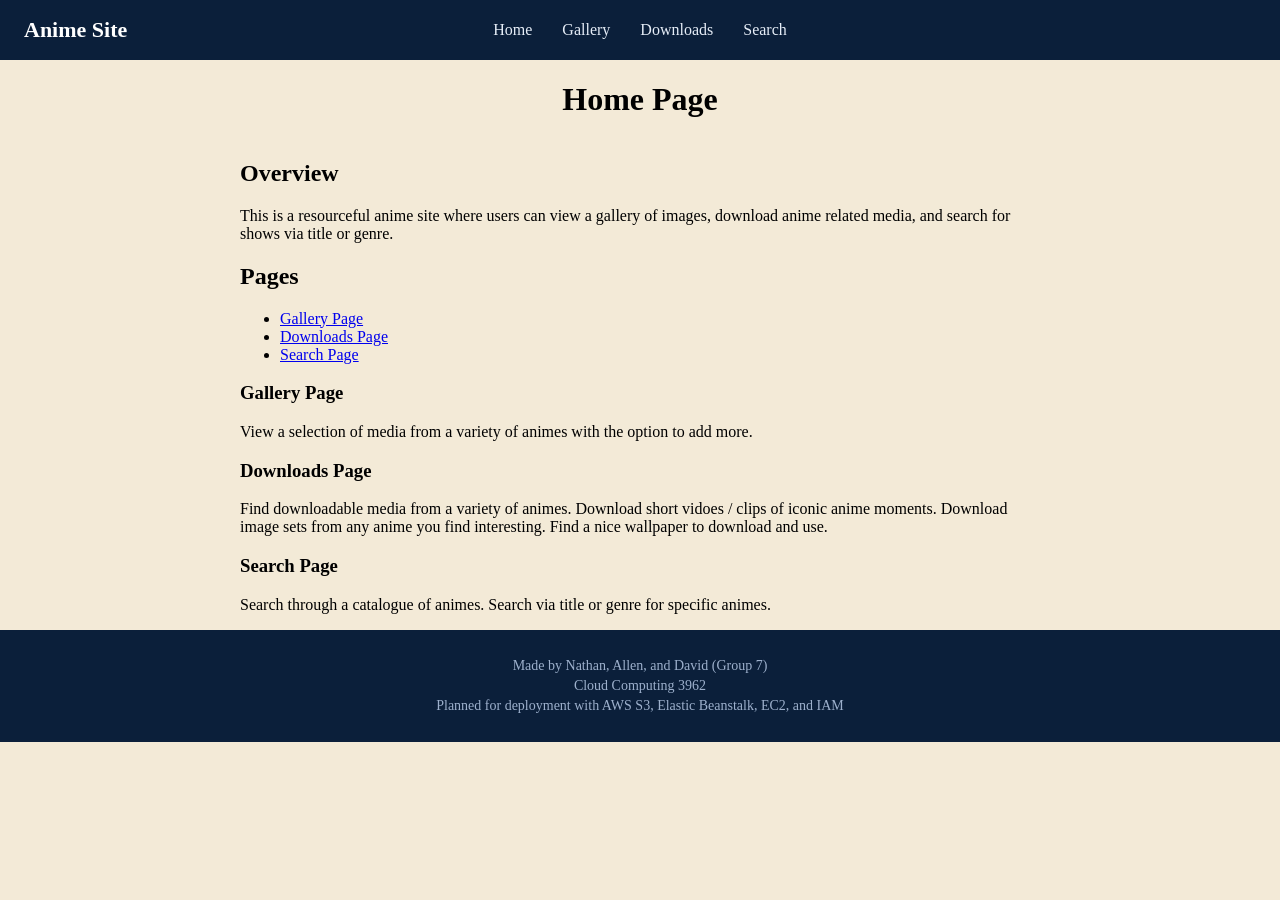
<file: index.html>
<!DOCTYPE html>
<html lang="en">

<head>
    <meta charset="UTF-8">
    <meta name="viewport" content="width=device-width, initial-scale=1.0">
    <link rel="stylesheet" href="style.css">
    <title>Home Page - Anime Site</title>
</head>

<body>
    <nav class="navbar">
        <a href="index.html" class="brand">Anime Site</a>
        <div class="nav-links">
            <a href="index.html">Home</a>
            <a href="gallery.html">Gallery</a>
            <a href="downloads.html">Downloads</a>
            <a href="search.html">Search</a>
        </div>
    </nav>

    <h1 style="text-align:center">Home Page</h1>

    <section style="max-width: 800px; margin: 0 auto; padding: 0 20px;">
        <h2>Overview</h2>
        <p>This is a resourceful anime site where users can view a gallery of images, download anime related media,
            and search for shows via title or genre.
        </p>

        <h2>Pages</h2>
        <ul>
            <li><a href="gallery.html">Gallery Page</a></li>
            <li><a href="downloads.html">Downloads Page</a></li>
            <li><a href="search.html">Search Page</a></li>
        </ul>

        <h3>Gallery Page</h3>
        <p>View a selection of media from a variety of animes with the option to add more.</p>

        <h3>Downloads Page</h3>
        <p>Find downloadable media from a variety of animes. Download short vidoes / clips of iconic anime moments.
            Download image sets from any anime you find interesting. Find a nice wallpaper to download and use.
        </p>

        <h3>Search Page</h3>
        <p>Search through a catalogue of animes. Search via title or genre for specific animes.</p>
    </section>

    <footer class="footer">
        <p>Made by Nathan, Allen, and David (Group 7)</p>
        <p>Cloud Computing 3962</p>
        <p>Planned for deployment with AWS S3, Elastic Beanstalk, EC2, and IAM</p>
    </footer>
</body>

</html>
</file>
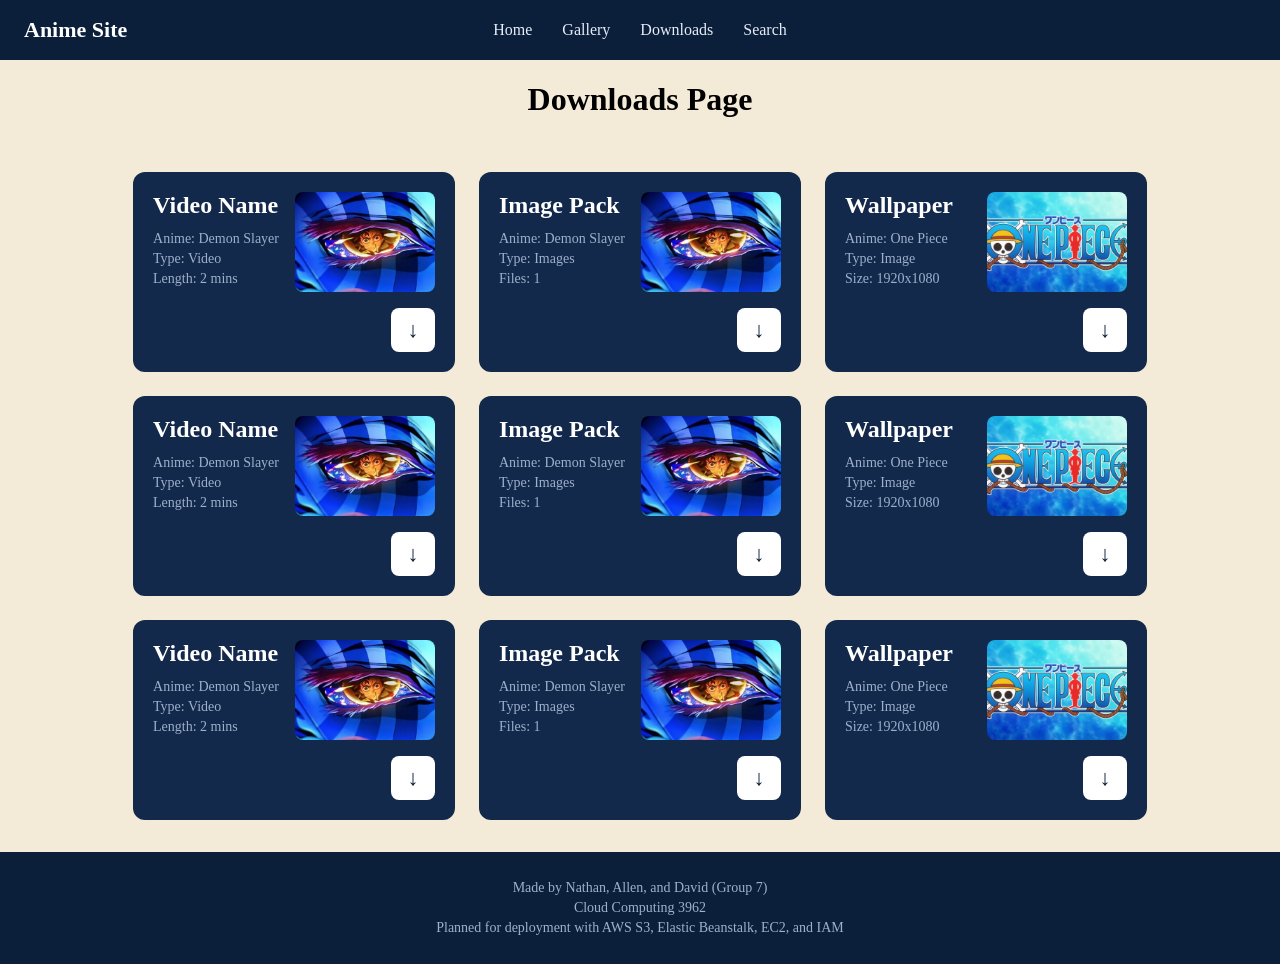
<file: downloads.html>
<!DOCTYPE html>
<html lang="en">

<head>
    <meta charset="UTF-8">
    <meta name="viewport" content="width=device-width, initial-scale=1.0">
    <link rel="stylesheet" href="style.css">
    <title>Download Page - Anime Site</title>
</head>

<body>
    <nav class="navbar">
        <a href="index.html" class="brand">Anime Site</a>
        <div class="nav-links">
            <a href="index.html">Home</a>
            <a href="gallery.html">Gallery</a>
            <a href="downloads.html">Downloads</a>
            <a href="search.html">Search</a>
        </div>
    </nav>

    <h1 style="text-align:center">Downloads Page</h1>

    <div class="card-grid">

        <div class="card">
            <div>
                <h2>Video Name</h2>
                <p>Anime: Demon Slayer</p>
                <p>Type: Video</p>
                <p>Length: 2 mins</p>
            </div>
            <img src="download_images/DemonSlayer.jpg" alt="Video Name">
            <a class="download-btn" href="" download>&#8595;</a>
        </div>

        <div class="card">
            <div>
                <h2>Image Pack</h2>
                <p>Anime: Demon Slayer</p>
                <p>Type: Images</p>
                <p>Files: 1</p>
            </div>
            <img src="download_images/DemonSlayer.jpg" alt="Image Pack">
            <a class="download-btn"
                href="https://group7-anime-downloads.s3.us-east-2.amazonaws.com/animeDownloads/DemonSlayerArt1.png"
                download>&#8595;</a>
        </div>

        <div class="card">
            <div>
                <h2>Wallpaper</h2>
                <p>Anime: One Piece</p>
                <p>Type: Image</p>
                <p>Size: 1920x1080</p>
            </div>
            <img src="download_images/OnePiece.jpg" alt="Wallpaper">
            <a class="download-btn"
                href="https://group7-anime-downloads.s3.us-east-2.amazonaws.com/animeDownloads/OnePieceWallpaper.png"
                download>&#8595;</a>
        </div>

        <div class="card">
            <div>
                <h2>Video Name</h2>
                <p>Anime: Demon Slayer</p>
                <p>Type: Video</p>
                <p>Length: 2 mins</p>
            </div>
            <img src="download_images/DemonSlayer.jpg" alt="Video Name">
            <a class="download-btn" href="" download>&#8595;</a>
        </div>

        <div class="card">
            <div>
                <h2>Image Pack</h2>
                <p>Anime: Demon Slayer</p>
                <p>Type: Images</p>
                <p>Files: 1</p>
            </div>
            <img src="download_images/DemonSlayer.jpg" alt="Image Pack">
            <a class="download-btn"
                href="https://group7-anime-downloads.s3.us-east-2.amazonaws.com/animeDownloads/DemonSlayerArt1.png"
                download>&#8595;</a>
        </div>

        <div class="card">
            <div>
                <h2>Wallpaper</h2>
                <p>Anime: One Piece</p>
                <p>Type: Image</p>
                <p>Size: 1920x1080</p>
            </div>
            <img src="download_images/OnePiece.jpg" alt="Wallpaper">
            <a class="download-btn"
                href="https://group7-anime-downloads.s3.us-east-2.amazonaws.com/animeDownloads/OnePieceWallpaper.png"
                download>&#8595;</a>
        </div>

        <div class="card">
            <div>
                <h2>Video Name</h2>
                <p>Anime: Demon Slayer</p>
                <p>Type: Video</p>
                <p>Length: 2 mins</p>
            </div>
            <img src="download_images/DemonSlayer.jpg" alt="Video Name">
            <a class="download-btn" href="" download>&#8595;</a>
        </div>

        <div class="card">
            <div>
                <h2>Image Pack</h2>
                <p>Anime: Demon Slayer</p>
                <p>Type: Images</p>
                <p>Files: 1</p>
            </div>
            <img src="download_images/DemonSlayer.jpg" alt="Image Pack">
            <a class="download-btn"
                href="https://group7-anime-downloads.s3.us-east-2.amazonaws.com/animeDownloads/DemonSlayerArt1.png"
                download>&#8595;</a>
        </div>

        <div class="card">
            <div>
                <h2>Wallpaper</h2>
                <p>Anime: One Piece</p>
                <p>Type: Image</p>
                <p>Size: 1920x1080</p>
            </div>
            <img src="download_images/OnePiece.jpg" alt="Wallpaper">
            <a class="download-btn"
                href="https://group7-anime-downloads.s3.us-east-2.amazonaws.com/animeDownloads/OnePieceWallpaper.png"
                download>&#8595;</a>
        </div>

    </div>

    <footer class="footer">
        <p>Made by Nathan, Allen, and David (Group 7)</p>
        <p>Cloud Computing 3962</p>
        <p>Planned for deployment with AWS S3, Elastic Beanstalk, EC2, and IAM</p>
    </footer>
</body>

</html>
</file>
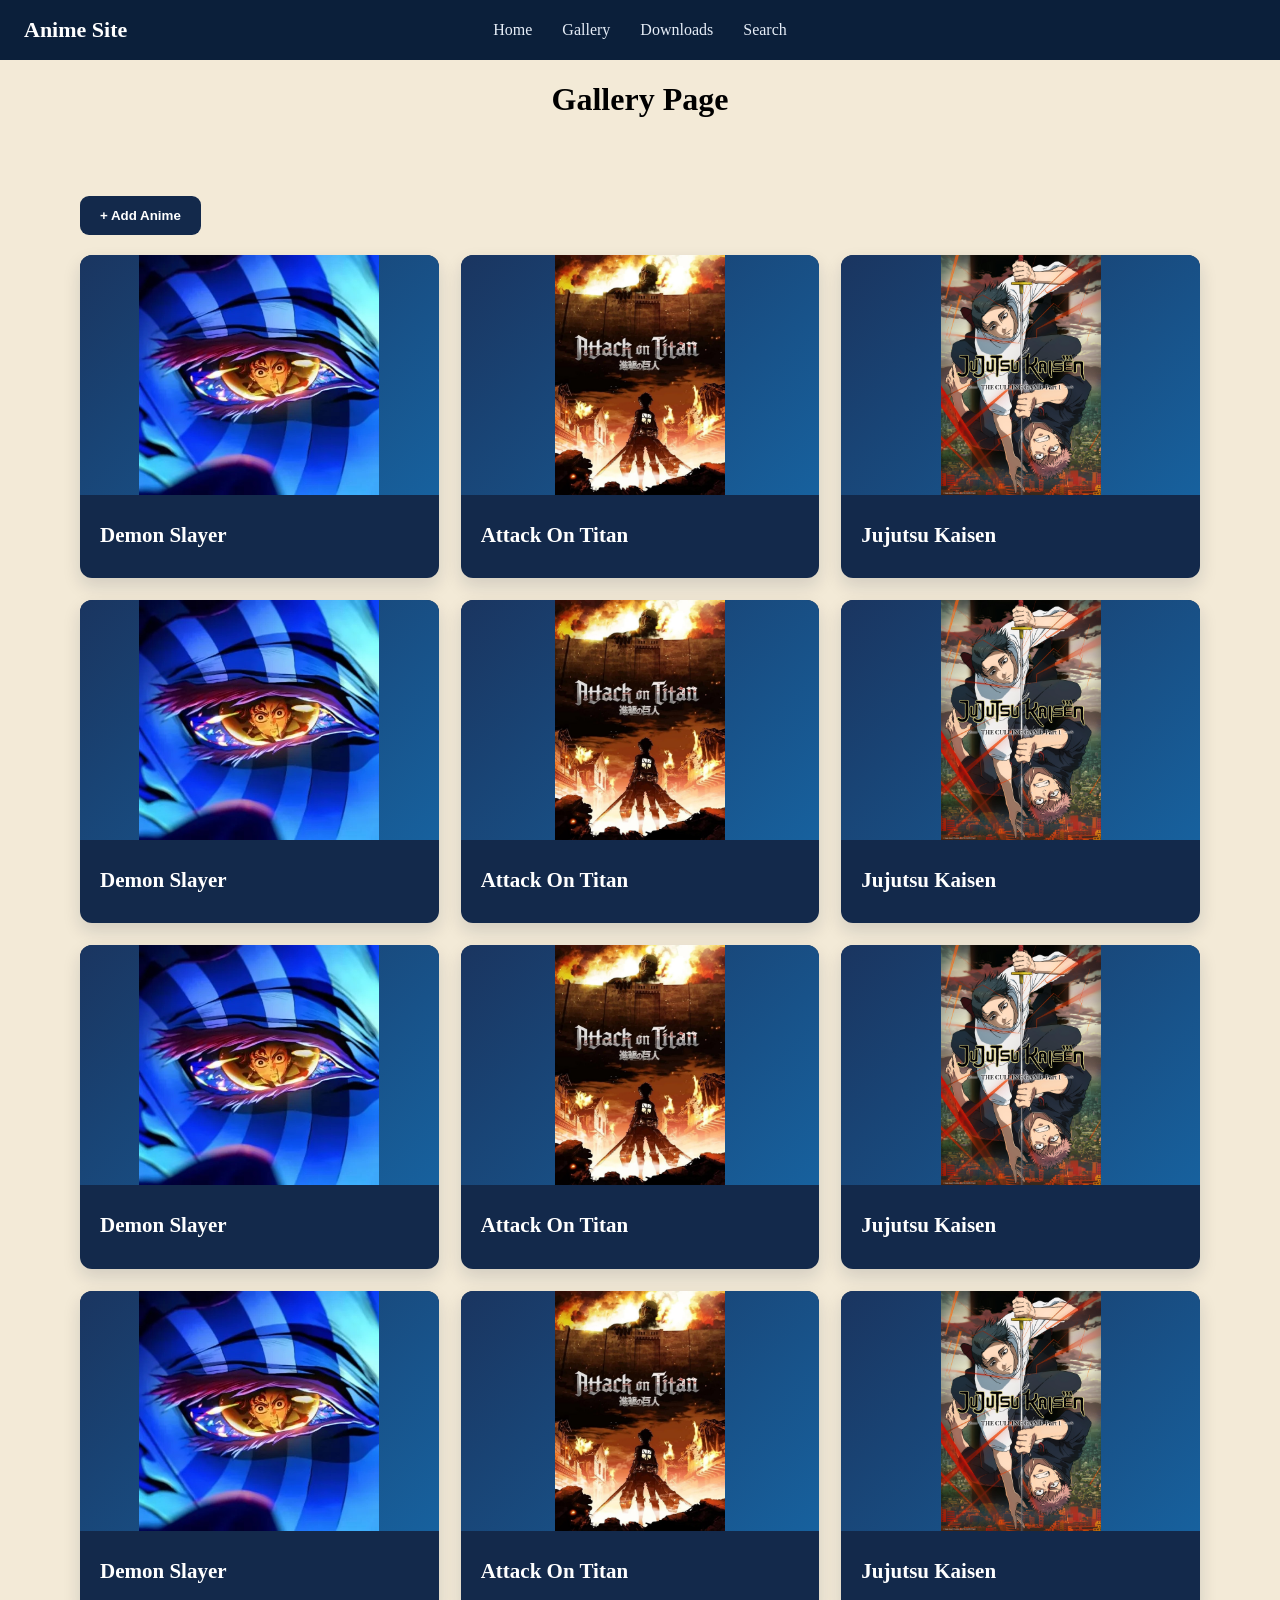
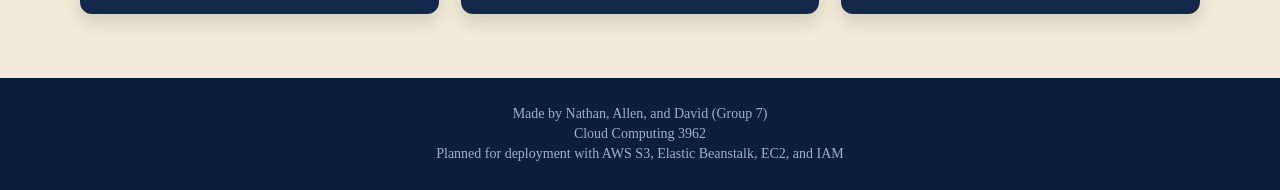
<file: gallery.html>
<!DOCTYPE html>
<html lang="en">

<head>
    <meta charset="UTF-8">
    <meta name="viewport" content="width=device-width, initial-scale=1.0">
    <link rel="stylesheet" href="style.css">
    <title>Image Gallery Page - Anime Site</title>
</head>

<body>
    <nav class="navbar">
        <a href="index.html" class="brand">Anime Site</a>
        <div class="nav-links">
            <a href="index.html">Home</a>
            <a href="gallery.html">Gallery</a>
            <a href="downloads.html">Downloads</a>
            <a href="search.html">Search</a>
        </div>
    </nav>

    <h1 style="text-align:center">Gallery Page</h1>
    <main class = search-page>
        <button class="add-btn" type="button">+ Add Anime</button>
        <div class="anime-grid gallery-grid">
            <details class ="anime-card" name = "gallery">
                <summary>
                    <div class="anime-card-media">
                        <img src="download_images/DemonSlayer.jpg" alt="Demon Slayer">
                    </div>
                    <div class = "anime-card-content">
                        <h2>Demon Slayer</h2>
                    </div>
                </summary>
                <div class = "anime-card-content">
                    <p class ="anime-description">After a demon massacres his family, kindhearted teenager Tanjiro Kamado discovers that his younger sister, Nezuko Kamado, has survived but transformed into a demon. Determined to avenge his family and find a cure to turn Nezuko human again, Tanjiro joins the secret Demon Slayer Corps
                    </p>
                </div>
            </details>
            <details class ="anime-card" name = "gallery">
                <summary>
                    <div class="anime-card-media">
                        <img src="download_images/AOT.jpg" alt="Attack On Titan">
                    </div>
                    <div class = "anime-card-content">
                        <h2>Attack On Titan</h2>
                    </div>
                </summary>
                <div class = "anime-card-content">
                    <p class ="anime-description">The story follows Eren Yeager, his adoptive sister Mikasa Ackerman, and their best friend Armin Arlert. In the year 845, peace ends when the colossal Colossal Titan and the Armored Titan breach Wall Maria, allowing Titans to flood Shiganshina. Eren's mother is devoured, driving him to swear vengeance and enlist in the military alongside Mikasa and Armin.
                    </p>
                </div>
            </details>
            <details class ="anime-card" name = "gallery">
                <summary>
                    <div class="anime-card-media">
                        <img src="download_images/jjk.jpg" alt="Jujutsu Kaisen">
                    </div>
                    <div class = "anime-card-content">
                        <h2>Jujutsu Kaisen</h2>
                    </div>
                </summary>
                <div class = "anime-card-content">
                    <p class ="anime-description">human negative emotions—such as fear, regret, and hatred—leak out and form dangerous monsters known as Curses. Ordinary people cannot see them, so a secret society of Jujutsu Sorcerers trains to fight them using a special power called Cursed Energy. 
                    </p>
                </div>
            </details>
            <details class ="anime-card" name = "gallery">
                <summary>
                    <div class="anime-card-media">
                        <img src="download_images/DemonSlayer.jpg" alt="Demon Slayer">
                    </div>
                    <div class = "anime-card-content">
                        <h2>Demon Slayer</h2>
                    </div>
                </summary>
                <div class = "anime-card-content">
                    <p class ="anime-description">After a demon massacres his family, kindhearted teenager Tanjiro Kamado discovers that his younger sister, Nezuko Kamado, has survived but transformed into a demon. Determined to avenge his family and find a cure to turn Nezuko human again, Tanjiro joins the secret Demon Slayer Corps
                    </p>
                </div>
            </details>
            <details class ="anime-card" name = "gallery">
                <summary>
                    <div class="anime-card-media">
                        <img src="download_images/AOT.jpg" alt="Attack On Titan">
                    </div>
                    <div class = "anime-card-content">
                        <h2>Attack On Titan</h2>
                    </div>
                </summary>
                <div class = "anime-card-content">
                    <p class ="anime-description">The story follows Eren Yeager, his adoptive sister Mikasa Ackerman, and their best friend Armin Arlert. In the year 845, peace ends when the colossal Colossal Titan and the Armored Titan breach Wall Maria, allowing Titans to flood Shiganshina. Eren's mother is devoured, driving him to swear vengeance and enlist in the military alongside Mikasa and Armin.
                    </p>
                </div>
            </details>
            <details class ="anime-card" name = "gallery">
                <summary>
                    <div class="anime-card-media">
                        <img src="download_images/jjk.jpg" alt="Jujutsu Kaisen">
                    </div>
                    <div class = "anime-card-content">
                        <h2>Jujutsu Kaisen</h2>
                    </div>
                </summary>
                <div class = "anime-card-content">
                    <p class ="anime-description">human negative emotions—such as fear, regret, and hatred—leak out and form dangerous monsters known as Curses. Ordinary people cannot see them, so a secret society of Jujutsu Sorcerers trains to fight them using a special power called Cursed Energy. 
                    </p>
                </div>
            </details>
            <details class ="anime-card" name = "gallery">
                <summary>
                    <div class="anime-card-media">
                        <img src="download_images/DemonSlayer.jpg" alt="Demon Slayer">
                    </div>
                    <div class = "anime-card-content">
                        <h2>Demon Slayer</h2>
                    </div>
                </summary>
                <div class = "anime-card-content">
                    <p class ="anime-description">After a demon massacres his family, kindhearted teenager Tanjiro Kamado discovers that his younger sister, Nezuko Kamado, has survived but transformed into a demon. Determined to avenge his family and find a cure to turn Nezuko human again, Tanjiro joins the secret Demon Slayer Corps
                    </p>
                </div>
            </details>
            <details class ="anime-card" name = "gallery">
                <summary>
                    <div class="anime-card-media">
                        <img src="download_images/AOT.jpg" alt="Attack On Titan">
                    </div>
                    <div class = "anime-card-content">
                        <h2>Attack On Titan</h2>
                    </div>
                </summary>
                <div class = "anime-card-content">
                    <p class ="anime-description">The story follows Eren Yeager, his adoptive sister Mikasa Ackerman, and their best friend Armin Arlert. In the year 845, peace ends when the colossal Colossal Titan and the Armored Titan breach Wall Maria, allowing Titans to flood Shiganshina. Eren's mother is devoured, driving him to swear vengeance and enlist in the military alongside Mikasa and Armin.
                    </p>
                </div>
            </details>
            <details class ="anime-card" name = "gallery">
                <summary>
                    <div class="anime-card-media">
                        <img src="download_images/jjk.jpg" alt="Jujutsu Kaisen">
                    </div>
                    <div class = "anime-card-content">
                        <h2>Jujutsu Kaisen</h2>
                    </div>
                </summary>
                <div class = "anime-card-content">
                    <p class ="anime-description">human negative emotions—such as fear, regret, and hatred—leak out and form dangerous monsters known as Curses. Ordinary people cannot see them, so a secret society of Jujutsu Sorcerers trains to fight them using a special power called Cursed Energy. 
                    </p>
                </div>
            </details>
            <details class ="anime-card" name = "gallery">
                <summary>
                    <div class="anime-card-media">
                        <img src="download_images/DemonSlayer.jpg" alt="Demon Slayer">
                    </div>
                    <div class = "anime-card-content">
                        <h2>Demon Slayer</h2>
                    </div>
                </summary>
                <div class = "anime-card-content">
                    <p class ="anime-description">After a demon massacres his family, kindhearted teenager Tanjiro Kamado discovers that his younger sister, Nezuko Kamado, has survived but transformed into a demon. Determined to avenge his family and find a cure to turn Nezuko human again, Tanjiro joins the secret Demon Slayer Corps
                    </p>
                </div>
            </details>
            <details class ="anime-card" name = "gallery">
                <summary>
                    <div class="anime-card-media">
                        <img src="download_images/AOT.jpg" alt="Attack On Titan">
                    </div>
                    <div class = "anime-card-content">
                        <h2>Attack On Titan</h2>
                    </div>
                </summary>
                <div class = "anime-card-content">
                    <p class ="anime-description">The story follows Eren Yeager, his adoptive sister Mikasa Ackerman, and their best friend Armin Arlert. In the year 845, peace ends when the colossal Colossal Titan and the Armored Titan breach Wall Maria, allowing Titans to flood Shiganshina. Eren's mother is devoured, driving him to swear vengeance and enlist in the military alongside Mikasa and Armin.
                    </p>
                </div>
            </details>
            <details class ="anime-card" name = "gallery">
                <summary>
                    <div class="anime-card-media">
                        <img src="download_images/jjk.jpg" alt="Jujutsu Kaisen">
                    </div>
                    <div class = "anime-card-content">
                        <h2>Jujutsu Kaisen</h2>
                    </div>
                </summary>
                <div class = "anime-card-content">
                    <p class ="anime-description">human negative emotions—such as fear, regret, and hatred—leak out and form dangerous monsters known as Curses. Ordinary people cannot see them, so a secret society of Jujutsu Sorcerers trains to fight them using a special power called Cursed Energy. 
                    </p>
                </div>
            </details>
        </div>
    </main>
    <footer class="footer">
        <p>Made by Nathan, Allen, and David (Group 7)</p>
        <p>Cloud Computing 3962</p>
        <p>Planned for deployment with AWS S3, Elastic Beanstalk, EC2, and IAM</p>
    </footer>
</body>

</html>
</file>
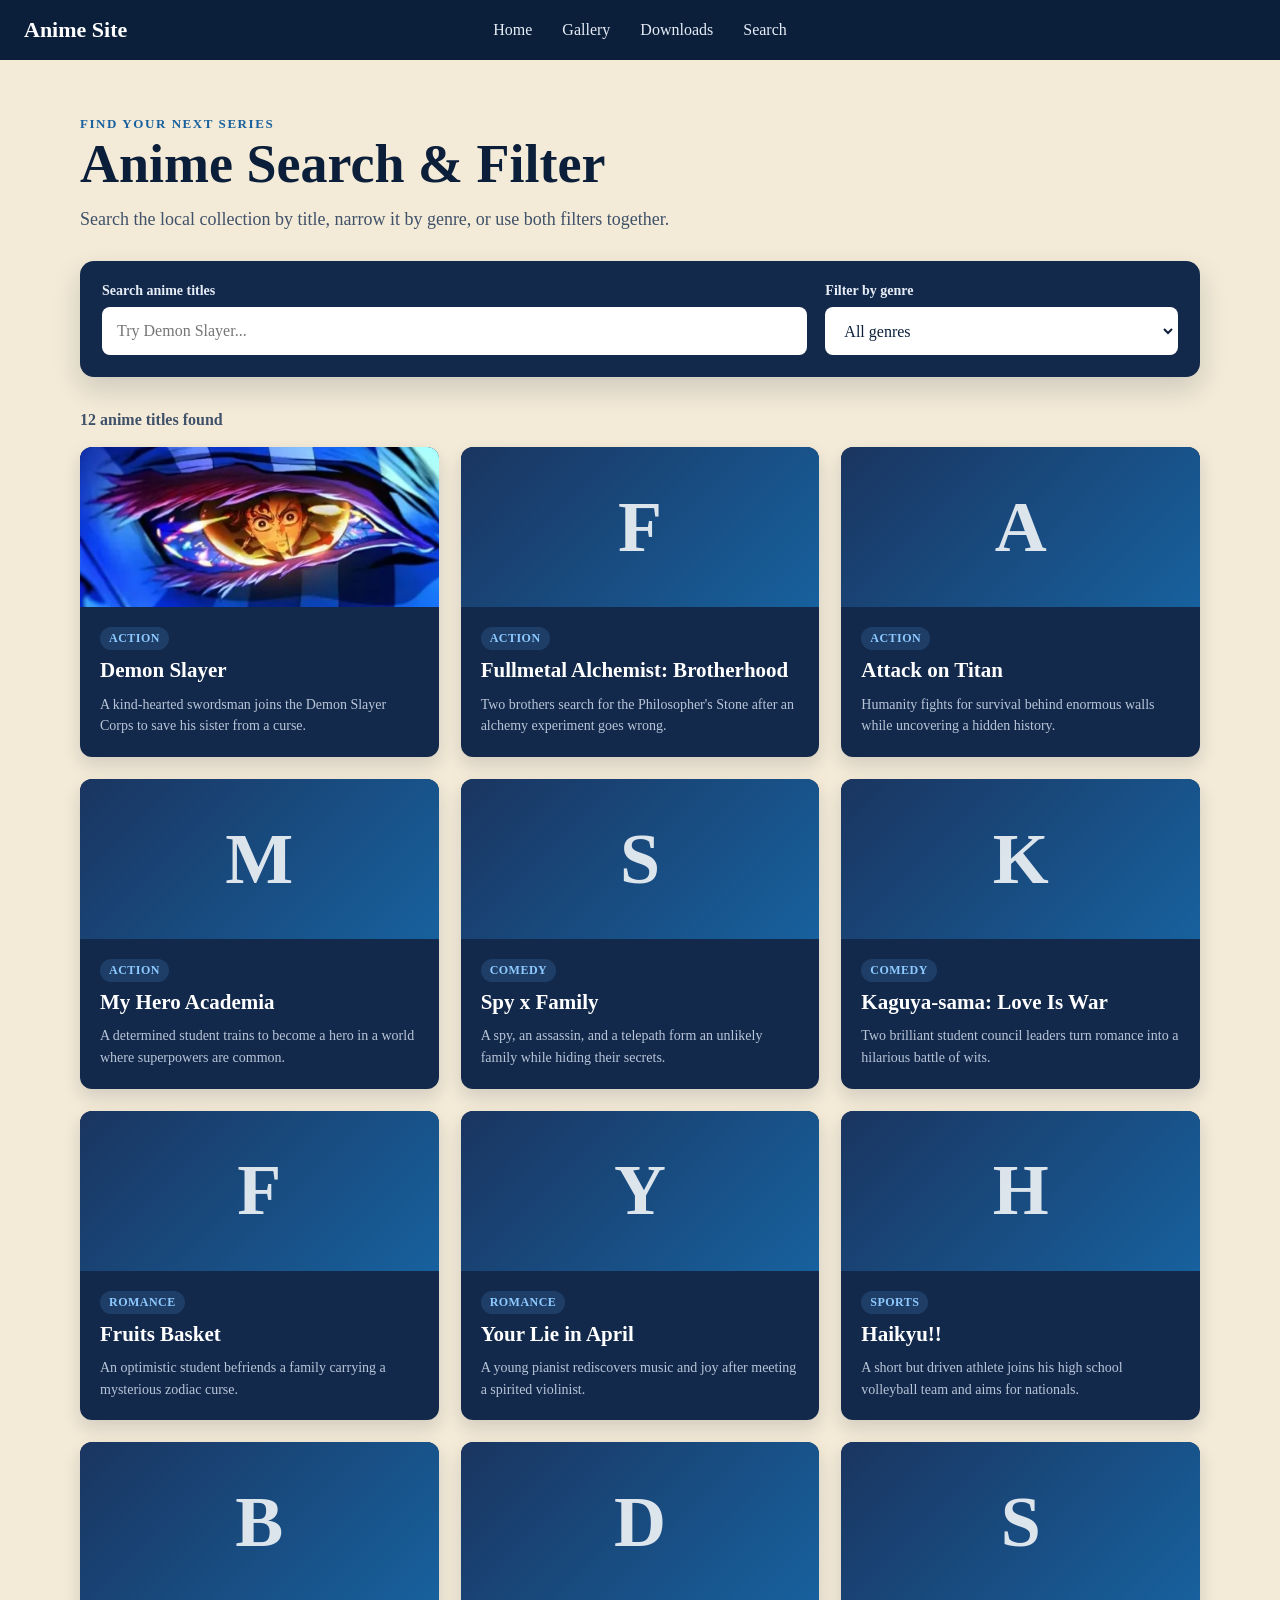
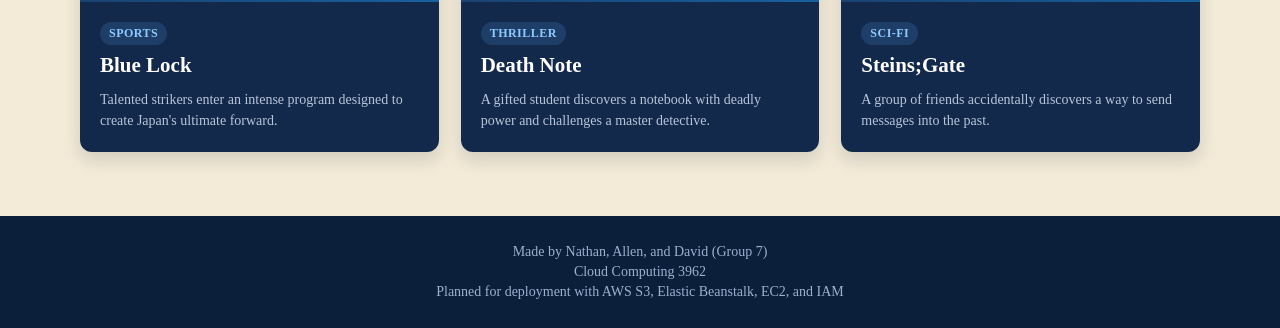
<file: search.html>
<!DOCTYPE html>
<html lang="en">

<head>
    <meta charset="UTF-8">
    <meta name="viewport" content="width=device-width, initial-scale=1.0">
    <link rel="stylesheet" href="style.css">
    <script src="search.js" defer></script>
    <title>Anime Search &amp; Filter - Anime Site</title>
</head>

<body>
    <nav class="navbar" aria-label="Main navigation">
        <a href="index.html" class="brand">Anime Site</a>
        <div class="nav-links">
            <a href="index.html">Home</a>
            <a href="gallery.html">Gallery</a>
            <a href="downloads.html">Downloads</a>
            <a href="search.html" aria-current="page">Search</a>
        </div>
    </nav>

    <main class="search-page">
        <header class="search-header">
            <p class="search-eyebrow">Find your next series</p>
            <h1>Anime Search &amp; Filter</h1>
            <p>Search the local collection by title, narrow it by genre, or use both filters together.</p>
        </header>

        <section class="search-panel" aria-label="Anime filters">
            <div class="search-field search-field-wide">
                <label for="anime-search">Search anime titles</label>
                <input id="anime-search" type="search" placeholder="Try Demon Slayer..." autocomplete="off">
            </div>

            <div class="search-field">
                <label for="genre-filter">Filter by genre</label>
                <select id="genre-filter">
                    <option value="All">All genres</option>
                    <option value="Action">Action</option>
                    <option value="Comedy">Comedy</option>
                    <option value="Romance">Romance</option>
                    <option value="Sci-Fi">Sci-Fi</option>
                    <option value="Sports">Sports</option>
                    <option value="Thriller">Thriller</option>
                </select>
            </div>
        </section>

        <section class="results-section" aria-labelledby="results-summary">
            <p id="results-summary" class="results-summary" aria-live="polite"></p>
            <div id="search-results" class="anime-grid"></div>
            <div id="empty-state" class="empty-state" hidden>
                <h2>No anime found</h2>
                <p>Try a shorter title, check the spelling, or select a different genre.</p>
            </div>
            <noscript>
                <p class="empty-state">JavaScript is required to search this local anime collection.</p>
            </noscript>
        </section>
    </main>

    <footer class="footer">
        <p>Made by Nathan, Allen, and David (Group 7)</p>
        <p>Cloud Computing 3962</p>
        <p>Planned for deployment with AWS S3, Elastic Beanstalk, EC2, and IAM</p>
    </footer>
</body>

</html>
</file>
<file: style.css>
body {
    background: #f3ead7;
    margin: 0;
    min-height: 100vh;
    display: flex;
    flex-direction: column;
}

main {
    flex: 1;
}

/* ----- DOWNLOADS PAGE CSS ----- */

/* 3 cards per row */
.card-grid {
    display: grid;
    grid-template-columns: repeat(3, 1fr);
    gap: 24px;
    max-width: 1100px;
    margin: 32px auto;
    padding: 0 24px;
}

.card {
    display: grid;
    grid-template-columns: 1fr 140px;
    gap: 16px;
    padding: 20px;
    background: #13294b;
    color: #e6edf7;
    border-radius: 12px;
}

.card:hover {
    background: #1a3560;
}

.card h2 {
    margin: 0 0 12px;
    font-size: 24px;
    color: white;
}

.card p {
    margin: 4px 0;
    font-size: 14px;
    color: #9db0cc;
}

.card img {
    width: 140px;
    height: 100px;
    object-fit: cover;
    border-radius: 8px;
}

.download-btn {
    grid-column: 2;
    justify-self: end;
    width: 44px;
    height: 44px;
    display: flex;
    align-items: center;
    justify-content: center;
    background: white;
    color: #0b1f3a;
    border-radius: 8px;
    font-size: 22px;
    text-decoration: none;
}

.download-btn:hover {
    background: #5ab0ff;
}

/* Navbar */
.navbar {
    position: relative;
    display: flex;
    align-items: center;
    height: 60px;
    padding: 0 24px;
    background: #0b1f3a;
}

.brand {
    color: white;
    font-size: 22px;
    font-weight: bold;
    text-decoration: none;
}

.nav-links {
    position: absolute;
    left: 50%;
    transform: translateX(-50%);
    display: flex;
    gap: 30px;
}

.nav-links a {
    color: #e6edf7;
    text-decoration: none;
}

.nav-links a:hover {
    color: #5ab0ff;
}

/* Footer */
.footer {
    background: #0b1f3a;
    color: #9db0cc;
    text-align: center;
    padding: 24px;
    font-size: 14px;
}

.footer p {
    margin: 4px 0;
}

/* ----- SEARCH PAGE CSS ----- */

.search-page {
    width: min(1120px, calc(100% - 48px));
    margin: 0 auto;
    padding: 56px 0 64px;
}

.search-header {
    max-width: 720px;
    margin-bottom: 28px;
}

.search-header h1 {
    margin: 4px 0 12px;
    color: #0b1f3a;
    font-size: clamp(34px, 6vw, 54px);
    line-height: 1.05;
}

.search-header > p:last-child {
    margin: 0;
    color: #40516a;
    font-size: 18px;
    line-height: 1.6;
}

.search-eyebrow {
    margin: 0;
    color: #17619e;
    font-size: 13px;
    font-weight: bold;
    letter-spacing: 0.12em;
    text-transform: uppercase;
}

.search-panel {
    display: grid;
    grid-template-columns: minmax(0, 2fr) minmax(190px, 1fr);
    gap: 18px;
    padding: 22px;
    background: #13294b;
    border-radius: 14px;
    box-shadow: 0 12px 28px rgba(11, 31, 58, 0.16);
}

.search-field {
    display: flex;
    flex-direction: column;
    gap: 8px;
}

.search-field label {
    color: #e6edf7;
    font-size: 14px;
    font-weight: bold;
}

.search-field input,
.search-field select {
    box-sizing: border-box;
    width: 100%;
    min-height: 48px;
    padding: 11px 13px;
    border: 2px solid transparent;
    border-radius: 8px;
    background: white;
    color: #0b1f3a;
    font: inherit;
}

.search-field input:focus,
.search-field select:focus {
    border-color: #5ab0ff;
    outline: 3px solid rgba(90, 176, 255, 0.35);
    outline-offset: 2px;
}

.results-section {
    margin-top: 34px;
}

.results-summary {
    min-height: 20px;
    margin: 0 0 16px;
    color: #40516a;
    font-weight: bold;
}

.anime-grid {
    display: grid;
    grid-template-columns: repeat(3, minmax(0, 1fr));
    gap: 22px;
}

.anime-card {
    overflow: hidden;
    background: #13294b;
    color: #e6edf7;
    border-radius: 12px;
    box-shadow: 0 8px 18px rgba(11, 31, 58, 0.14);
    transition: transform 160ms ease, box-shadow 160ms ease;
}

.anime-card:hover {
    transform: translateY(-3px);
    box-shadow: 0 12px 24px rgba(11, 31, 58, 0.2);
}

.anime-card-media {
    height: 160px;
    background: linear-gradient(135deg, #1a3560, #17619e);
}

.anime-card-media img {
    width: 100%;
    height: 100%;
    object-fit: cover;
}

.anime-placeholder {
    display: flex;
    width: 100%;
    height: 100%;
    align-items: center;
    justify-content: center;
    color: rgba(255, 255, 255, 0.85);
    font-size: 72px;
    font-weight: bold;
}

.anime-card-content {
    padding: 20px;
}

.anime-card-content h2 {
    margin: 7px 0 10px;
    color: white;
    font-size: 21px;
    line-height: 1.25;
}

.anime-genre {
    display: inline-block;
    margin: 0;
    padding: 4px 9px;
    background: rgba(90, 176, 255, 0.16);
    color: #8ecaff;
    border-radius: 999px;
    font-size: 12px;
    font-weight: bold;
    letter-spacing: 0.04em;
    text-transform: uppercase;
}

.anime-description {
    margin: 0;
    color: #b8c5d8;
    font-size: 14px;
    line-height: 1.55;
}

.empty-state {
    padding: 46px 24px;
    border: 2px dashed #9db0cc;
    border-radius: 12px;
    color: #40516a;
    text-align: center;
}

.empty-state h2 {
    margin: 0 0 8px;
    color: #0b1f3a;
}

.empty-state p {
    margin: 0;
}

@media (max-width: 850px) {
    .anime-grid {
        grid-template-columns: repeat(2, minmax(0, 1fr));
    }
}

@media (max-width: 600px) {
    .navbar {
        height: auto;
        min-height: 60px;
        padding: 12px 18px;
        flex-direction: column;
        justify-content: center;
        gap: 10px;
    }

    .nav-links {
        position: static;
        transform: none;
        flex-wrap: wrap;
        justify-content: center;
        gap: 10px 20px;
    }

    .search-page {
        width: min(100% - 32px, 1120px);
        padding: 38px 0 48px;
    }

    .search-panel,
    .anime-grid {
        grid-template-columns: 1fr;
    }

    .search-panel {
        padding: 18px;
    }

    .anime-card-media {
        height: 190px;
    }
}

.gallery-grid {
    align-items: start;
}

.anime-card summary {
    cursor: pointer;
    list-style: none;
}
.gallery-grid .anime-card-media {
    height: 240px;
}
.gallery-grid .anime-card-media img {
    object-fit: contain;
}
.anime-card summary::-webkit-details-marker {
    display: none;
}

.add-btn{
    margin-bottom: 20px;
    padding: 12px 20px;
    border: none;
    border-radius: 9px;
    background: #13294b;
    color: white;
    font-weight: bold;
    cursor: pointer;
}

.add-btn:hover{
    background: #1a3560;
}
</file>
